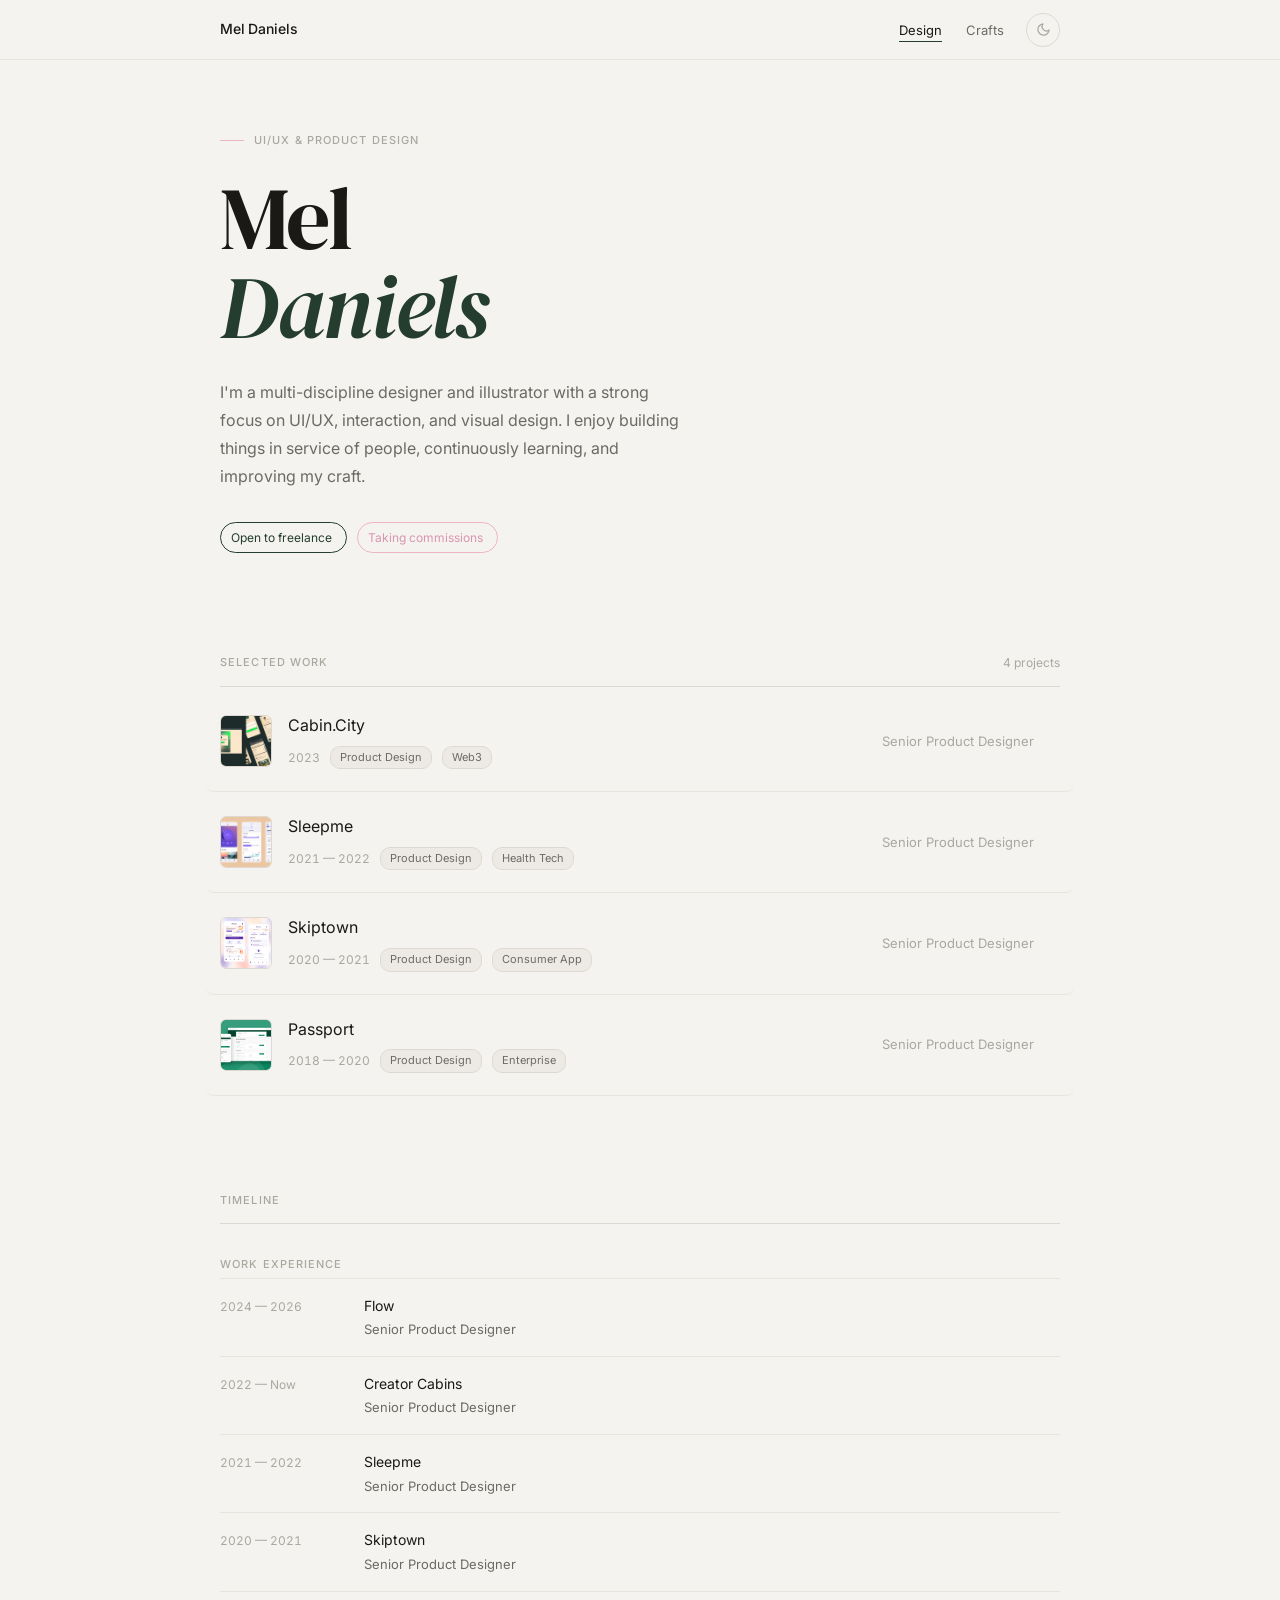
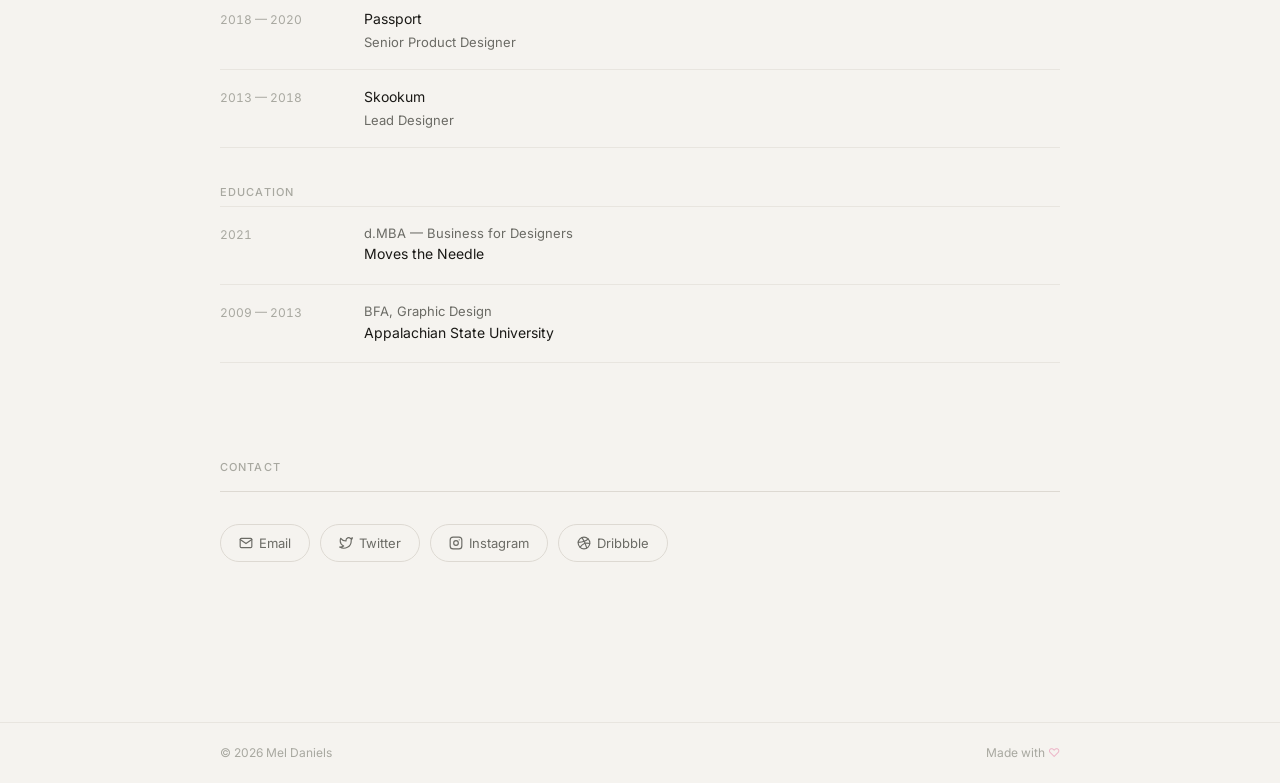
<file: index.html>
<!DOCTYPE html>
<html lang="en" data-theme="light">
<head>
  <meta charset="UTF-8">
  <meta name="viewport" content="width=device-width, initial-scale=1.0">
  <title>Mel Daniels — Product Designer</title>
  <meta name="description" content="Multi-discipline designer and illustrator with a strong focus on UI/UX, interaction, and visual design.">
  <link rel="preconnect" href="https://fonts.googleapis.com">
  <link rel="preconnect" href="https://fonts.gstatic.com" crossorigin>
  <link href="https://fonts.googleapis.com/css2?family=Inter:ital,opsz,wght@0,14..32,300;0,14..32,400;0,14..32,500;1,14..32,300&family=DM+Serif+Display:ital@0;1&display=swap" rel="stylesheet">
  <link rel="stylesheet" href="css/style.css">
  <script>
    // Prevent flash of wrong theme
    (function() {
      const t = localStorage.getItem('ms-theme') ||
        (window.matchMedia('(prefers-color-scheme: dark)').matches ? 'dark' : 'light');
      document.documentElement.setAttribute('data-theme', t);
    })();
  </script>
</head>
<body>

  <!-- ─── NAV ─── -->
  <nav class="nav">
    <div class="nav__inner">
      <a href="index.html" class="nav__logo">Mel Daniels</a>
      <div class="nav__right">
        <ul class="nav__links">
          <li><a href="index.html"   class="nav__link active">Design</a></li>
          <li><a href="crafts.html"  class="nav__link">Crafts</a></li>
        </ul>
        <button class="theme-toggle" aria-label="Toggle light/dark mode">
          <svg class="icon-moon" xmlns="http://www.w3.org/2000/svg" viewBox="0 0 24 24" fill="none"
               stroke="currentColor" stroke-width="2" stroke-linecap="round" stroke-linejoin="round">
            <path d="M21 12.79A9 9 0 1 1 11.21 3 7 7 0 0 0 21 12.79z"/>
          </svg>
          <svg class="icon-sun" xmlns="http://www.w3.org/2000/svg" viewBox="0 0 24 24" fill="none"
               stroke="currentColor" stroke-width="2" stroke-linecap="round" stroke-linejoin="round">
            <circle cx="12" cy="12" r="5"/>
            <line x1="12" y1="1"  x2="12" y2="3"/>
            <line x1="12" y1="21" x2="12" y2="23"/>
            <line x1="4.22" y1="4.22"   x2="5.64"  y2="5.64"/>
            <line x1="18.36" y1="18.36" x2="19.78" y2="19.78"/>
            <line x1="1"  y1="12" x2="3"  y2="12"/>
            <line x1="21" y1="12" x2="23" y2="12"/>
            <line x1="4.22"  y1="19.78" x2="5.64"  y2="18.36"/>
            <line x1="18.36" y1="5.64"  x2="19.78" y2="4.22"/>
          </svg>
        </button>
      </div>
    </div>
  </nav>

  <div class="page-wrapper">

    <main class="main">
      <div class="container">

        <!-- ─── HERO ─── -->
        <section class="hero">
          <p class="hero__eyebrow reveal">UI/UX &amp; Product Design</p>
          <h1 class="hero__name reveal reveal-d1">
            Mel<br><em>Daniels</em>
          </h1>
          <p class="hero__bio reveal reveal-d2">
            I'm a multi-discipline designer and illustrator with a strong focus on UI/UX,
            interaction, and visual design. I enjoy building things in service of people,
            continuously learning, and improving my craft.
          </p>
          <div class="hero__badges reveal reveal-d3">
            <span class="hero__badge hero__badge--green">Open to freelance</span>
            <span class="hero__badge hero__badge--pink">Taking commissions</span>
          </div>
        </section>

        <!-- ─── SELECTED WORK ─── -->
        <section class="work-section" id="work">
          <div class="section-header reveal">
            <span class="section-label">Selected Work</span>
            <span class="section-aux">4 projects</span>
          </div>

          <a href="work/cabin-city.html" class="work-item reveal reveal-d1">
            <img class="work-item__thumb" src="images/cabin/img-1.png" alt="Cabin.City">
            <div class="work-item__left">
              <span class="work-item__company">Cabin.City</span>
              <div class="work-item__meta">
                <span class="work-item__date">2023</span>
                <span class="work-item__tag">Product Design</span>
                <span class="work-item__tag">Web3</span>
              </div>
            </div>
            <div class="work-item__right">
              <span>Senior Product Designer</span>
              <svg class="work-item__arrow" width="16" height="16" viewBox="0 0 16 16" fill="none">
                <path d="M3 8h10M9 4l4 4-4 4" stroke="currentColor" stroke-width="1.5"
                      stroke-linecap="round" stroke-linejoin="round"/>
              </svg>
            </div>
          </a>

          <a href="work/sleepme.html" class="work-item reveal reveal-d2">
            <img class="work-item__thumb" src="images/sleepme/cover.png" alt="Sleepme">
            <div class="work-item__left">
              <span class="work-item__company">Sleepme</span>
              <div class="work-item__meta">
                <span class="work-item__date">2021 — 2022</span>
                <span class="work-item__tag">Product Design</span>
                <span class="work-item__tag">Health Tech</span>
              </div>
            </div>
            <div class="work-item__right">
              <span>Senior Product Designer</span>
              <svg class="work-item__arrow" width="16" height="16" viewBox="0 0 16 16" fill="none">
                <path d="M3 8h10M9 4l4 4-4 4" stroke="currentColor" stroke-width="1.5"
                      stroke-linecap="round" stroke-linejoin="round"/>
              </svg>
            </div>
          </a>

          <a href="work/skiptown.html" class="work-item reveal reveal-d3">
            <img class="work-item__thumb" src="images/skiptown/hero.webp" alt="Skiptown">
            <div class="work-item__left">
              <span class="work-item__company">Skiptown</span>
              <div class="work-item__meta">
                <span class="work-item__date">2020 — 2021</span>
                <span class="work-item__tag">Product Design</span>
                <span class="work-item__tag">Consumer App</span>
              </div>
            </div>
            <div class="work-item__right">
              <span>Senior Product Designer</span>
              <svg class="work-item__arrow" width="16" height="16" viewBox="0 0 16 16" fill="none">
                <path d="M3 8h10M9 4l4 4-4 4" stroke="currentColor" stroke-width="1.5"
                      stroke-linecap="round" stroke-linejoin="round"/>
              </svg>
            </div>
          </a>

          <a href="work/passport.html" class="work-item reveal reveal-d4">
            <img class="work-item__thumb" src="images/passport/hero.webp" alt="Passport">
            <div class="work-item__left">
              <span class="work-item__company">Passport</span>
              <div class="work-item__meta">
                <span class="work-item__date">2018 — 2020</span>
                <span class="work-item__tag">Product Design</span>
                <span class="work-item__tag">Enterprise</span>
              </div>
            </div>
            <div class="work-item__right">
              <span>Senior Product Designer</span>
              <svg class="work-item__arrow" width="16" height="16" viewBox="0 0 16 16" fill="none">
                <path d="M3 8h10M9 4l4 4-4 4" stroke="currentColor" stroke-width="1.5"
                      stroke-linecap="round" stroke-linejoin="round"/>
              </svg>
            </div>
          </a>
        </section>

        <!-- ─── TIMELINE ─── -->
        <section class="timeline-section" id="timeline">
          <div class="section-header reveal">
            <span class="section-label">Timeline</span>
          </div>

          <div class="timeline-group reveal reveal-d1">
            <p class="timeline-group-label">Work Experience</p>

            <div class="timeline-entry">
              <span class="timeline-date">2024 — 2026</span>
              <div class="timeline-content">
                <p class="timeline-company">Flow</p>
                <p class="timeline-role">Senior Product Designer</p>
              </div>
            </div>

            <div class="timeline-entry">
              <span class="timeline-date">2022 — Now</span>
              <div class="timeline-content">
                <p class="timeline-company">Creator Cabins</p>
                <p class="timeline-role">Senior Product Designer</p>
              </div>
            </div>

            <div class="timeline-entry">
              <span class="timeline-date">2021 — 2022</span>
              <div class="timeline-content">
                <p class="timeline-company">Sleepme</p>
                <p class="timeline-role">Senior Product Designer</p>
              </div>
            </div>

            <div class="timeline-entry">
              <span class="timeline-date">2020 — 2021</span>
              <div class="timeline-content">
                <p class="timeline-company">Skiptown</p>
                <p class="timeline-role">Senior Product Designer</p>
              </div>
            </div>

            <div class="timeline-entry">
              <span class="timeline-date">2018 — 2020</span>
              <div class="timeline-content">
                <p class="timeline-company">Passport</p>
                <p class="timeline-role">Senior Product Designer</p>
              </div>
            </div>

            <div class="timeline-entry">
              <span class="timeline-date">2013 — 2018</span>
              <div class="timeline-content">
                <p class="timeline-company">Skookum</p>
                <p class="timeline-role">Lead Designer</p>
              </div>
            </div>
          </div>

          <div class="timeline-group reveal reveal-d2">
            <p class="timeline-group-label">Education</p>

            <div class="timeline-entry">
              <span class="timeline-date">2021</span>
              <div class="timeline-content">
                <p class="timeline-role">d.MBA — Business for Designers</p>
                <p class="timeline-company">Moves the Needle</p>
              </div>
            </div>

            <div class="timeline-entry">
              <span class="timeline-date">2009 — 2013</span>
              <div class="timeline-content">
                <p class="timeline-role">BFA, Graphic Design</p>
                <p class="timeline-company">Appalachian State University</p>
              </div>
            </div>
          </div>
        </section>

        <!-- ─── CONTACT ─── -->
        <section class="contact-section" id="contact">
          <div class="section-header reveal">
            <span class="section-label">Contact</span>
          </div>
          <div class="contact-links reveal reveal-d1">
            <a href="mailto:melshields.art@gmail.com" class="contact-link">
              <svg width="14" height="14" viewBox="0 0 24 24" fill="none"
                   stroke="currentColor" stroke-width="2" stroke-linecap="round" stroke-linejoin="round">
                <path d="M4 4h16c1.1 0 2 .9 2 2v12c0 1.1-.9 2-2 2H4c-1.1 0-2-.9-2-2V6c0-1.1.9-2 2-2z"/>
                <polyline points="22,6 12,13 2,6"/>
              </svg>
              Email
            </a>
            <a href="https://twitter.com/mel_being" target="_blank" rel="noopener noreferrer" class="contact-link">
              <svg width="14" height="14" viewBox="0 0 24 24" fill="none"
                   stroke="currentColor" stroke-width="2" stroke-linecap="round" stroke-linejoin="round">
                <path d="M23 3a10.9 10.9 0 0 1-3.14 1.53 4.48 4.48 0 0 0-7.86 3v1A10.66 10.66 0 0 1 3 4s-4 9 5 13a11.64 11.64 0 0 1-7 2c9 5 20 0 20-11.5a4.5 4.5 0 0 0-.08-.83A7.72 7.72 0 0 0 23 3z"/>
              </svg>
              Twitter
            </a>
            <a href="https://www.instagram.com/heymeldaniels/" target="_blank" rel="noopener noreferrer" class="contact-link">
              <svg width="14" height="14" viewBox="0 0 24 24" fill="none"
                   stroke="currentColor" stroke-width="2" stroke-linecap="round" stroke-linejoin="round">
                <rect x="2" y="2" width="20" height="20" rx="5" ry="5"/>
                <circle cx="12" cy="12" r="4"/>
                <line x1="17.5" y1="6.5" x2="17.51" y2="6.5"/>
              </svg>
              Instagram
            </a>
            <a href="https://dribbble.com/melshields_art" target="_blank" rel="noopener noreferrer" class="contact-link">
              <svg width="14" height="14" viewBox="0 0 24 24" fill="none"
                   stroke="currentColor" stroke-width="2" stroke-linecap="round" stroke-linejoin="round">
                <circle cx="12" cy="12" r="10"/>
                <path d="M8.56 2.75c4.37 6.03 6.02 9.42 8.03 17.72m2.54-15.38c-3.72 4.35-8.94 5.66-16.88 5.85m19.5 1.9c-3.5-.93-6.63-.82-8.94 0-2.58.92-5.01 2.86-7.44 6.32"/>
              </svg>
              Dribbble
            </a>
          </div>
        </section>

      </div>
    </main>

    <footer class="footer">
      <div class="footer__inner">
        <span class="footer__copy">© 2026 Mel Daniels</span>
        <span class="footer__copy">Made with <span class="footer__pink">♡</span></span>
      </div>
    </footer>

  </div><!-- /page-wrapper -->

  <script src="js/main.js"></script>
</body>
</html>
</file>
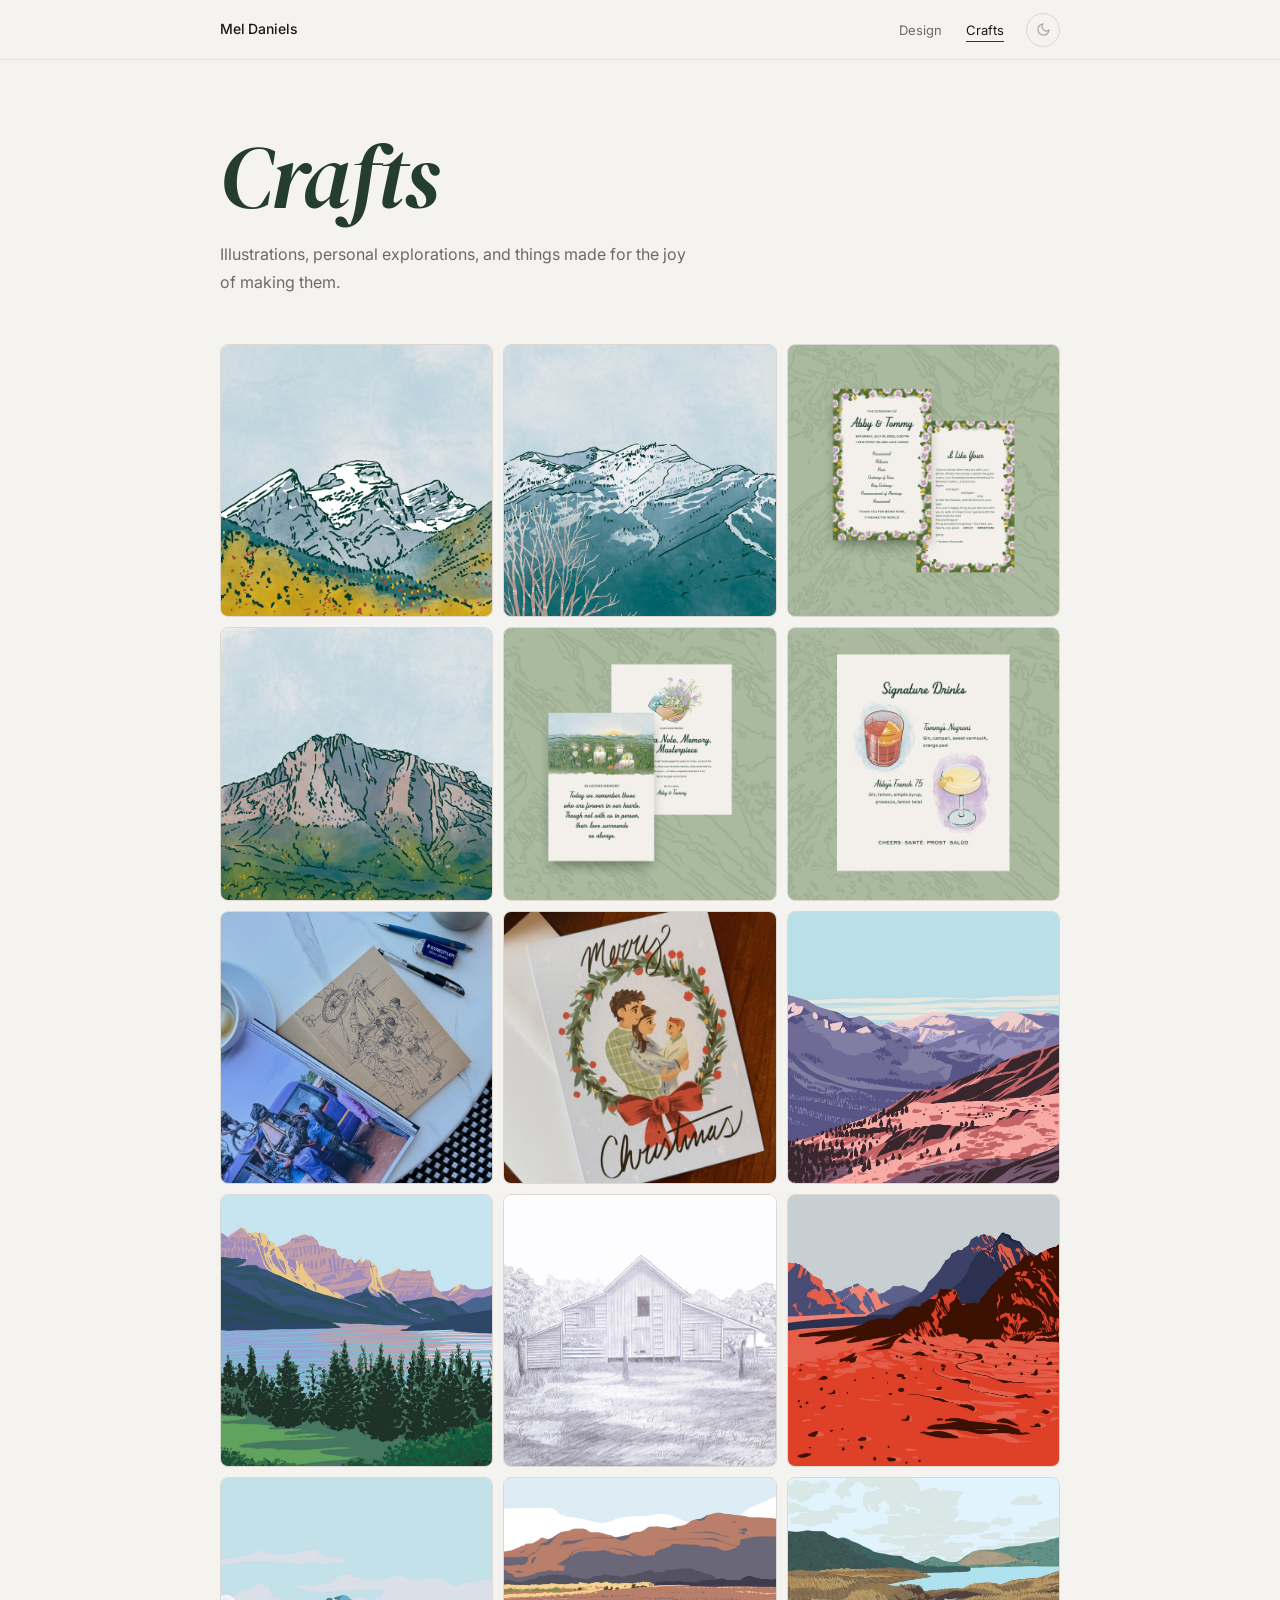
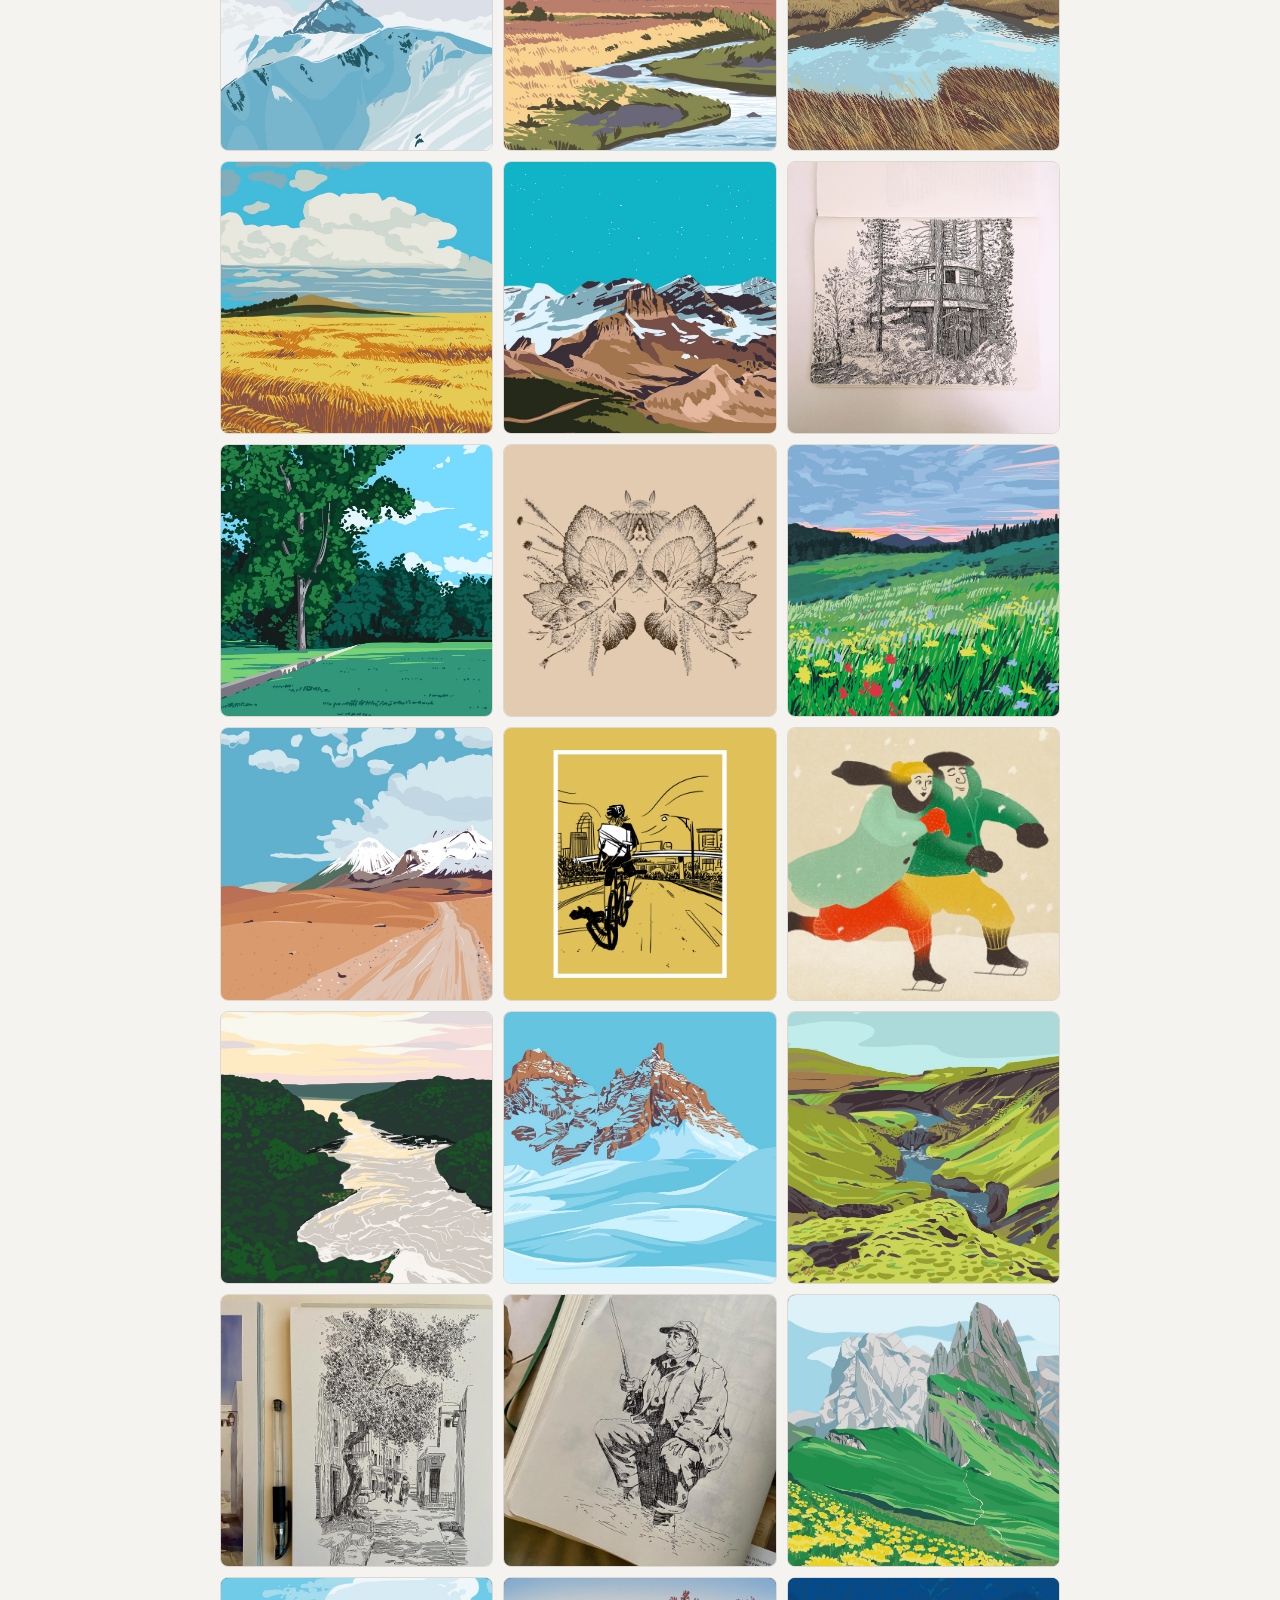
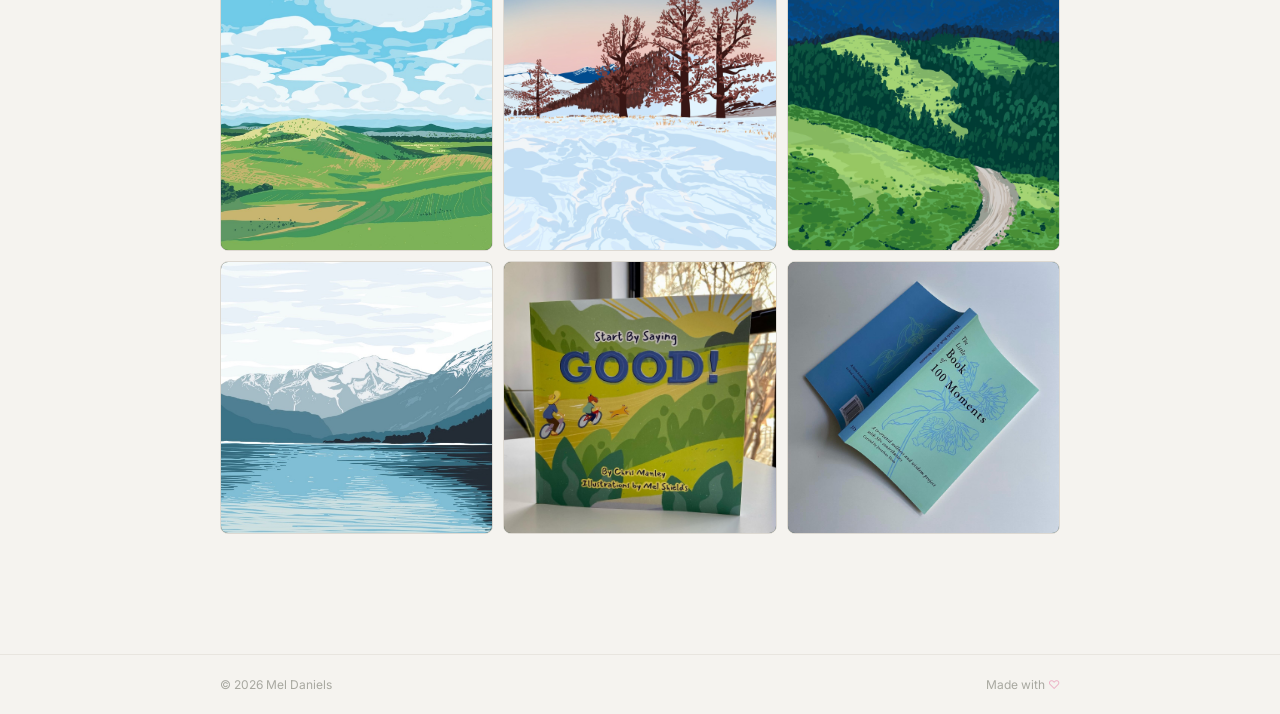
<file: crafts.html>
<!DOCTYPE html>
<html lang="en" data-theme="light">
<head>
  <meta charset="UTF-8">
  <meta name="viewport" content="width=device-width, initial-scale=1.0">
  <title>Crafts — Mel Daniels</title>
  <meta name="description" content="Illustrations, personal work, and creative explorations by Mel Daniels.">
  <link rel="preconnect" href="https://fonts.googleapis.com">
  <link rel="preconnect" href="https://fonts.gstatic.com" crossorigin>
  <link href="https://fonts.googleapis.com/css2?family=Inter:ital,opsz,wght@0,14..32,300;0,14..32,400;0,14..32,500;1,14..32,300&family=DM+Serif+Display:ital@0;1&display=swap" rel="stylesheet">
  <link rel="stylesheet" href="css/style.css">
  <script>
    (function() {
      const t = localStorage.getItem('ms-theme') ||
        (window.matchMedia('(prefers-color-scheme: dark)').matches ? 'dark' : 'light');
      document.documentElement.setAttribute('data-theme', t);
    })();
  </script>
</head>
<body>

  <!-- ─── NAV ─── -->
  <nav class="nav">
    <div class="nav__inner">
      <a href="index.html" class="nav__logo">Mel Daniels</a>
      <div class="nav__right">
        <ul class="nav__links">
          <li><a href="index.html"  class="nav__link">Design</a></li>
          <li><a href="crafts.html" class="nav__link active">Crafts</a></li>
        </ul>
        <button class="theme-toggle" aria-label="Toggle light/dark mode">
          <svg class="icon-moon" xmlns="http://www.w3.org/2000/svg" viewBox="0 0 24 24" fill="none"
               stroke="currentColor" stroke-width="2" stroke-linecap="round" stroke-linejoin="round">
            <path d="M21 12.79A9 9 0 1 1 11.21 3 7 7 0 0 0 21 12.79z"/>
          </svg>
          <svg class="icon-sun" xmlns="http://www.w3.org/2000/svg" viewBox="0 0 24 24" fill="none"
               stroke="currentColor" stroke-width="2" stroke-linecap="round" stroke-linejoin="round">
            <circle cx="12" cy="12" r="5"/>
            <line x1="12" y1="1"  x2="12" y2="3"/>
            <line x1="12" y1="21" x2="12" y2="23"/>
            <line x1="4.22" y1="4.22"   x2="5.64"  y2="5.64"/>
            <line x1="18.36" y1="18.36" x2="19.78" y2="19.78"/>
            <line x1="1"  y1="12" x2="3"  y2="12"/>
            <line x1="21" y1="12" x2="23" y2="12"/>
            <line x1="4.22"  y1="19.78" x2="5.64"  y2="18.36"/>
            <line x1="18.36" y1="5.64"  x2="19.78" y2="4.22"/>
          </svg>
        </button>
      </div>
    </div>
  </nav>

  <div class="page-wrapper">
    <main class="main">
      <div class="container">

        <h1 class="hero__name reveal" style="margin-bottom: 20px;">
          <em>Crafts</em>
        </h1>
        <p class="crafts-intro reveal reveal-d1">
          Illustrations, personal explorations, and things made for the joy of making them.
        </p>

        <!-- ─── GRID ─── -->
        <div class="crafts-grid reveal reveal-d2">

          <div class="craft-item" data-title="Craft 01" data-description="">
            <div class="craft-bg craft-bg--1">
              <img src="images/crafts/520867080_18053137955611953_8053957824775223609_n.jpg" alt="Craft 01" loading="lazy">
            </div>
          </div>

          <div class="craft-item" data-title="Craft 02" data-description="">
            <div class="craft-bg craft-bg--2">
              <img src="images/crafts/521960097_18053137961611953_5247647898385351827_n.jpg" alt="Craft 02" loading="lazy">
            </div>
          </div>

          <div class="craft-item" data-title="Craft 03" data-description="">
            <div class="craft-bg craft-bg--3">
              <img src="images/crafts/522388762_18053141216611953_164402262820561489_n.jpg" alt="Craft 03" loading="lazy">
            </div>
          </div>

          <div class="craft-item" data-title="Craft 04" data-description="">
            <div class="craft-bg craft-bg--4">
              <img src="images/crafts/522398010_18053137946611953_5678147558005629174_n.jpg" alt="Craft 04" loading="lazy">
            </div>
          </div>

          <div class="craft-item" data-title="Craft 05" data-description="">
            <div class="craft-bg craft-bg--5">
              <img src="images/crafts/522996786_18053141090611953_7104844111985097834_n.jpg" alt="Craft 05" loading="lazy">
            </div>
          </div>

          <div class="craft-item" data-title="Craft 06" data-description="">
            <div class="craft-bg craft-bg--6">
              <img src="images/crafts/523437644_18053141132611953_2875585775430355722_n.jpg" alt="Craft 06" loading="lazy">
            </div>
          </div>

          <div class="craft-item" data-title="Craft 07" data-description="">
            <div class="craft-bg craft-bg--7">
              <img src="images/crafts/534230569_18056141375611953_6938492491040342732_n.jpg" alt="Craft 07" loading="lazy">
            </div>
          </div>

          <div class="craft-item" data-title="Craft 08" data-description="">
            <div class="craft-bg craft-bg--8">
              <img src="images/crafts/588502506_18069256058611953_4183333720410748952_n.jpg" alt="Craft 08" loading="lazy">
            </div>
          </div>

          <div class="craft-item" data-title="Craft 09" data-description="">
            <div class="craft-bg craft-bg--9">
              <img src="images/crafts/618615583_18030843503784472_7557731201055896408_n.jpg" alt="Craft 09" loading="lazy">
            </div>
          </div>

          <div class="craft-item" data-title="Craft 10" data-description="">
            <div class="craft-bg craft-bg--1">
              <img src="images/crafts/619899762_18088020079868604_1813466457619935868_n.jpg" alt="Craft 10" loading="lazy">
            </div>
          </div>

          <div class="craft-item" data-title="Craft 11" data-description="">
            <div class="craft-bg craft-bg--2">
              <img src="images/crafts/620570858_18031332800773432_8889985883146325683_n.jpg" alt="Craft 11" loading="lazy">
            </div>
          </div>

          <div class="craft-item" data-title="Craft 12" data-description="">
            <div class="craft-bg craft-bg--3">
              <img src="images/crafts/620938405_18085651157467597_3174151408682212642_n.jpg" alt="Craft 12" loading="lazy">
            </div>
          </div>

          <div class="craft-item" data-title="Craft 13" data-description="">
            <div class="craft-bg craft-bg--4">
              <img src="images/crafts/621441707_18084755195328323_6351686662702874430_n.jpg" alt="Craft 13" loading="lazy">
            </div>
          </div>

          <div class="craft-item" data-title="Craft 14" data-description="">
            <div class="craft-bg craft-bg--5">
              <img src="images/crafts/621559717_18039013367737637_8306143978178471952_n.jpg" alt="Craft 14" loading="lazy">
            </div>
          </div>

          <div class="craft-item" data-title="Craft 15" data-description="">
            <div class="craft-bg craft-bg--6">
              <img src="images/crafts/621675987_18088197092108842_1884240729286447009_n.jpg" alt="Craft 15" loading="lazy">
            </div>
          </div>

          <div class="craft-item" data-title="Craft 16" data-description="">
            <div class="craft-bg craft-bg--7">
              <img src="images/crafts/621780938_18089090306012873_6967880353283178006_n.jpg" alt="Craft 16" loading="lazy">
            </div>
          </div>

          <div class="craft-item" data-title="Craft 17" data-description="">
            <div class="craft-bg craft-bg--8">
              <img src="images/crafts/622103919_18087631322036443_1922906096335353874_n.jpg" alt="Craft 17" loading="lazy">
            </div>
          </div>

          <div class="craft-item" data-title="Craft 18" data-description="">
            <div class="craft-bg craft-bg--9">
              <img src="images/crafts/622360858_18165450724401823_419857638364162438_n.jpg" alt="Craft 18" loading="lazy">
            </div>
          </div>

          <div class="craft-item" data-title="Craft 19" data-description="">
            <div class="craft-bg craft-bg--1">
              <img src="images/crafts/622434728_18097278757897636_8004245432060113101_n.jpg" alt="Craft 19" loading="lazy">
            </div>
          </div>

          <div class="craft-item" data-title="Craft 20" data-description="">
            <div class="craft-bg craft-bg--2">
              <img src="images/crafts/622941614_18077212547371924_1868172986759980504_n.jpg" alt="Craft 20" loading="lazy">
            </div>
          </div>

          <div class="craft-item" data-title="Craft 21" data-description="">
            <div class="craft-bg craft-bg--3">
              <img src="images/crafts/623311720_18066432281550171_1517058467085101774_n.jpg" alt="Craft 21" loading="lazy">
            </div>
          </div>

          <div class="craft-item" data-title="Craft 22" data-description="">
            <div class="craft-bg craft-bg--4">
              <img src="images/crafts/623437529_18104390017700231_5719089732016809158_n.jpg" alt="Craft 22" loading="lazy">
            </div>
          </div>

          <div class="craft-item" data-title="Craft 23" data-description="">
            <div class="craft-bg craft-bg--5">
              <img src="images/crafts/623550528_18132490636505983_380345174920411270_n.jpg" alt="Craft 23" loading="lazy">
            </div>
          </div>

          <div class="craft-item" data-title="Craft 24" data-description="">
            <div class="craft-bg craft-bg--6">
              <img src="images/crafts/624069269_17984410706946549_5658610915626949129_n.jpg" alt="Craft 24" loading="lazy">
            </div>
          </div>

          <div class="craft-item" data-title="Craft 25" data-description="">
            <div class="craft-bg craft-bg--7">
              <img src="images/crafts/624094315_18068575253196139_4441401644163417444_n.jpg" alt="Craft 25" loading="lazy">
            </div>
          </div>

          <div class="craft-item" data-title="Craft 26" data-description="">
            <div class="craft-bg craft-bg--8">
              <img src="images/crafts/624763554_18091169789072911_7576949055621212104_n.jpg" alt="Craft 26" loading="lazy">
            </div>
          </div>

          <div class="craft-item" data-title="Craft 27" data-description="">
            <div class="craft-bg craft-bg--9">
              <img src="images/crafts/625037426_18114260779552690_6176728111188421372_n.jpg" alt="Craft 27" loading="lazy">
            </div>
          </div>

          <div class="craft-item" data-title="Craft 28" data-description="">
            <div class="craft-bg craft-bg--1">
              <img src="images/crafts/625107753_18091597295285385_6507597595160189442_n.jpg" alt="Craft 28" loading="lazy">
            </div>
          </div>

          <div class="craft-item" data-title="Craft 29" data-description="">
            <div class="craft-bg craft-bg--2">
              <img src="images/crafts/626283558_18081792932184642_9158720482859933615_n.jpg" alt="Craft 29" loading="lazy">
            </div>
          </div>

          <div class="craft-item" data-title="Craft 30" data-description="">
            <div class="craft-bg craft-bg--3">
              <img src="images/crafts/627000869_18105001804698083_3373370733541676247_n.jpg" alt="Craft 30" loading="lazy">
            </div>
          </div>

          <div class="craft-item" data-title="Craft 31" data-description="">
            <div class="craft-bg craft-bg--4">
              <img src="images/crafts/628415187_18337978351212355_4213177371638399983_n.jpg" alt="Craft 31" loading="lazy">
            </div>
          </div>

          <div class="craft-item" data-title="Craft 32" data-description="">
            <div class="craft-bg craft-bg--5">
              <img src="images/crafts/633076232_18541630441064268_186676809502721065_n.jpg" alt="Craft 32" loading="lazy">
            </div>
          </div>

          <div class="craft-item" data-title="Craft 33" data-description="">
            <div class="craft-bg craft-bg--6">
              <img src="images/crafts/636543840_18575229064044973_913175556256539398_n.jpg" alt="Craft 33" loading="lazy">
            </div>
          </div>

          <div class="craft-item" data-title="Craft 34" data-description="">
            <div class="craft-bg craft-bg--7">
              <img src="images/crafts/638878723_18538114258071345_5298579887554884040_n.jpg" alt="Craft 34" loading="lazy">
            </div>
          </div>

          <div class="craft-item" data-title="Craft 35" data-description="">
            <div class="craft-bg craft-bg--8">
              <img src="images/crafts/655431031_18062035733349577_6678669443562821746_n.jpg" alt="Craft 35" loading="lazy">
            </div>
          </div>

          <div class="craft-item" data-title="Craft 36" data-description="">
            <div class="craft-bg craft-bg--9">
              <img src="images/crafts/655681452_18086197292598230_5970749622577334471_n.jpg" alt="Craft 36" loading="lazy">
            </div>
          </div>

        </div>
      </div>
    </main>

    <footer class="footer">
      <div class="footer__inner">
        <span class="footer__copy">© 2026 Mel Daniels</span>
        <span class="footer__copy">Made with <span class="footer__pink">♡</span></span>
      </div>
    </footer>
  </div>

  <!-- ─── GALLERY VIEW ─── -->
  <div class="gallery" id="gallery" role="dialog" aria-modal="true" aria-label="Craft gallery">
    <button class="gallery__close" aria-label="Close gallery">×</button>
    <div class="gallery__scroll" id="galleryScroll"></div>
  </div>

  <script src="js/main.js"></script>
</body>
</html>
</file>
<file: css/style.css>
/* =====================================================
   MEL DANIELS PORTFOLIO — STYLESHEET
   ===================================================== */

@import url('https://fonts.googleapis.com/css2?family=Inter:ital,opsz,wght@0,14..32,300;0,14..32,400;0,14..32,500;1,14..32,300&family=DM+Serif+Display:ital@0;1&display=swap');

/* ---------------------------------------------------
   CUSTOM PROPERTIES
   --------------------------------------------------- */
:root {
  /* Colors — Light */
  --bg:            #F5F3EF;
  --bg-secondary:  #EDEAE5;
  --bg-card:       #E8E5E0;
  --text:          #1A1916;
  --text-secondary:#6B6B65;
  --text-muted:    #A8A8A0;
  --border:        #DDD9D2;
  --border-subtle: #E8E5DF;

  /* Accent — Pine Green */
  --pine:          #243D2F;
  --pine-mid:      #2B4A38;
  --pine-light:    #3D6B50;

  /* Accent — Cherry Flower Pink */
  --pink:          #EDB4C7;
  --pink-dark:     #D895B0;

  /* Typography */
  --font-sans:     'Inter', -apple-system, BlinkMacSystemFont, sans-serif;
  --font-serif:    'DM Serif Display', Georgia, serif;

  /* Layout */
  --nav-h:         60px;
  --max-w:         840px;
  --pad:           32px;

  /* Motion */
  --ease:          cubic-bezier(0.4, 0, 0.2, 1);
  --fast:          180ms;
  --mid:           280ms;
  --slow:          420ms;
}

[data-theme="dark"] {
  --bg:            #131311;
  --bg-secondary:  #1C1C1A;
  --bg-card:       #242422;
  --text:          #E6E3DC;
  --text-secondary:#888880;
  --text-muted:    #52524C;
  --border:        #2C2C2A;
  --border-subtle: #222220;
  --pine:          #4A7A5E;
  --pine-mid:      #5A9070;
  --pine-light:    #6BA882;
  --pink:          #C88AA3;
  --pink-dark:     #B0708A;
}

/* ---------------------------------------------------
   RESET & BASE
   --------------------------------------------------- */
*, *::before, *::after {
  box-sizing: border-box;
  margin: 0;
  padding: 0;
}

html {
  scroll-behavior: smooth;
  -webkit-font-smoothing: antialiased;
  -moz-osx-font-smoothing: grayscale;
}

body {
  font-family: var(--font-sans);
  font-size: 15px;
  line-height: 1.6;
  color: var(--text);
  background: var(--bg);
  transition:
    background var(--slow) var(--ease),
    color var(--slow) var(--ease);
}

a {
  color: inherit;
  text-decoration: none;
}

img, video {
  display: block;
  max-width: 100%;
}

button {
  font-family: inherit;
}

/* ---------------------------------------------------
   PAGE REVEAL & SCROLL ANIMATIONS
   --------------------------------------------------- */
@keyframes pageFadeIn {
  from { opacity: 0; transform: translateY(12px); }
  to   { opacity: 1; transform: translateY(0); }
}

.page-wrapper {
  animation: pageFadeIn 0.5s var(--ease) both;
}

.reveal {
  opacity: 0;
  transform: translateY(22px);
  transition:
    opacity 0.65s var(--ease),
    transform 0.65s var(--ease);
}
.reveal.visible {
  opacity: 1;
  transform: translateY(0);
}
.reveal-d1 { transition-delay: 0.08s; }
.reveal-d2 { transition-delay: 0.16s; }
.reveal-d3 { transition-delay: 0.24s; }
.reveal-d4 { transition-delay: 0.32s; }
.reveal-d5 { transition-delay: 0.40s; }

/* ---------------------------------------------------
   NAVIGATION
   --------------------------------------------------- */
.nav {
  position: fixed;
  inset: 0 0 auto 0;
  z-index: 100;
  height: var(--nav-h);
  display: flex;
  align-items: center;
  padding: 0 var(--pad);
  background: var(--bg);
  border-bottom: 1px solid var(--border-subtle);
  transition:
    background var(--slow) var(--ease),
    border-color var(--slow) var(--ease);
}

.nav__inner {
  width: 100%;
  max-width: var(--max-w);
  margin: 0 auto;
  display: flex;
  align-items: center;
  justify-content: space-between;
}

/* Logo */
.nav__logo {
  font-size: 14px;
  font-weight: 500;
  letter-spacing: -0.01em;
  color: var(--text);
  position: relative;
  display: inline-block;
  transition: color var(--fast) var(--ease);
}
.nav__logo::after {
  content: '';
  position: absolute;
  bottom: -1px;
  left: 0;
  width: 0;
  height: 1px;
  background: var(--pine);
  transition: width var(--mid) var(--ease);
}
.nav__logo:hover::after { width: 100%; }
.nav__logo:hover { color: var(--pine); }

/* Links */
.nav__right {
  display: flex;
  align-items: center;
  gap: 6px;
}

.nav__links {
  display: flex;
  align-items: center;
  gap: 4px;
  list-style: none;
}

.nav__link {
  font-size: 13px;
  font-weight: 400;
  color: var(--text-secondary);
  padding: 6px 10px;
  border-radius: 6px;
  transition:
    color var(--fast) var(--ease),
    background var(--fast) var(--ease);
  position: relative;
}
.nav__link::after {
  content: '';
  position: absolute;
  bottom: 2px;
  left: 10px;
  right: 10px;
  height: 1px;
  background: var(--pine);
  transform: scaleX(0);
  transform-origin: left;
  transition: transform var(--mid) var(--ease);
}
.nav__link:hover {
  color: var(--text);
}
.nav__link:hover::after,
.nav__link.active::after {
  transform: scaleX(1);
}
.nav__link.active {
  color: var(--text);
}

/* Theme toggle */
.theme-toggle {
  width: 34px;
  height: 34px;
  border-radius: 50%;
  border: 1px solid var(--border);
  background: transparent;
  cursor: pointer;
  display: flex;
  align-items: center;
  justify-content: center;
  color: var(--text-muted);
  margin-left: 6px;
  transition:
    background var(--fast) var(--ease),
    color var(--fast) var(--ease),
    border-color var(--fast) var(--ease),
    transform var(--mid) var(--ease);
}
.theme-toggle:hover {
  background: var(--bg-secondary);
  color: var(--text);
  border-color: var(--border);
  transform: rotate(12deg);
}
.theme-toggle svg {
  width: 15px;
  height: 15px;
}
.icon-sun  { display: none; }
.icon-moon { display: block; }
[data-theme="dark"] .icon-sun  { display: block; }
[data-theme="dark"] .icon-moon { display: none; }

/* ---------------------------------------------------
   LAYOUT
   --------------------------------------------------- */
.main {
  padding-top: calc(var(--nav-h) + 72px);
  padding-bottom: 120px;
  padding-left: var(--pad);
  padding-right: var(--pad);
}

.container {
  max-width: var(--max-w);
  margin: 0 auto;
}

/* ---------------------------------------------------
   HERO — HOME
   --------------------------------------------------- */
.hero {
  margin-bottom: 100px;
}

.hero__eyebrow {
  font-size: 11px;
  font-weight: 500;
  letter-spacing: 0.1em;
  text-transform: uppercase;
  color: var(--text-muted);
  margin-bottom: 24px;
  display: flex;
  align-items: center;
  gap: 10px;
}
.hero__eyebrow::before {
  content: '';
  display: inline-block;
  width: 24px;
  height: 1px;
  background: var(--pink);
  flex-shrink: 0;
}

.hero__name {
  font-family: var(--font-serif);
  font-size: clamp(52px, 8vw, 88px);
  font-weight: 400;
  line-height: 1.0;
  letter-spacing: -0.02em;
  color: var(--text);
  margin-bottom: 28px;
}
.hero__name em {
  font-style: italic;
  color: var(--pine);
}

.hero__bio {
  font-size: 16px;
  line-height: 1.75;
  color: var(--text-secondary);
  max-width: 460px;
  margin-bottom: 32px;
}

.hero__status {
  display: inline-flex;
  align-items: center;
  gap: 8px;
  font-size: 12px;
  color: var(--text-muted);
  padding: 6px 14px 6px 10px;
  border: 1px solid var(--border);
  border-radius: 20px;
  text-decoration: none;
  transition:
    border-color var(--fast) var(--ease),
    color var(--fast) var(--ease),
    background var(--fast) var(--ease);
}
.hero__status:hover {
  border-color: var(--pine);
  color: var(--pine);
  background: rgba(36, 61, 47, 0.04);
}
[data-theme="dark"] .hero__status:hover {
  background: rgba(74, 122, 94, 0.08);
}

.status-dot {
  width: 6px;
  height: 6px;
  border-radius: 50%;
  background: var(--pink);
  flex-shrink: 0;
  animation: blink 2.4s ease-in-out infinite;
}
@keyframes blink {
  0%, 100% { opacity: 1; }
  50%       { opacity: 0.35; }
}

/* ---------------------------------------------------
   SECTION HEADER
   --------------------------------------------------- */
.section-header {
  display: flex;
  align-items: center;
  justify-content: space-between;
  margin-bottom: 4px;
  padding-bottom: 14px;
  border-bottom: 1px solid var(--border);
}

.section-label {
  font-size: 11px;
  font-weight: 500;
  letter-spacing: 0.1em;
  text-transform: uppercase;
  color: var(--text-muted);
}

.section-aux {
  font-size: 12px;
  color: var(--text-muted);
}

/* ---------------------------------------------------
   WORK LIST
   --------------------------------------------------- */
.work-section {
  margin-bottom: 96px;
}

.work-item {
  display: grid;
  grid-template-columns: 52px 1fr auto;
  align-items: center;
  gap: 16px;
  padding: 22px 14px;
  margin: 0 -14px;
  border-radius: 8px;
  border-bottom: 1px solid var(--border-subtle);
  text-decoration: none;
  color: inherit;
  transition:
    background var(--fast) var(--ease);
  position: relative;
}
.work-item::before {
  content: '';
  position: absolute;
  left: 0;
  top: 12px;
  bottom: 12px;
  width: 2px;
  border-radius: 2px;
  background: var(--pink);
  transform: scaleY(0);
  transform-origin: center;
  transition: transform var(--mid) var(--ease);
}
.work-item:hover {
  background: var(--bg-secondary);
}
.work-item:hover::before {
  transform: scaleY(1);
}

.work-item__left {
  display: flex;
  flex-direction: column;
  gap: 7px;
}

.work-item__company {
  font-size: 16px;
  font-weight: 400;
  color: var(--text);
  transition: color var(--fast) var(--ease);
  display: inline-flex;
  align-items: center;
  gap: 7px;
}
.work-item:hover .work-item__company {
  color: var(--pine);
}
.work-item__lock {
  color: var(--text-muted);
  flex-shrink: 0;
  position: relative;
  top: 1px;
  transition: color var(--fast) var(--ease);
}
.work-item:hover .work-item__lock {
  color: var(--pine);
}

.work-item__meta {
  display: flex;
  align-items: center;
  gap: 10px;
  flex-wrap: wrap;
}

.work-item__date {
  font-size: 12px;
  color: var(--text-muted);
  font-variant-numeric: tabular-nums;
}

.work-item__tag {
  font-size: 11px;
  padding: 2px 9px;
  border-radius: 10px;
  background: var(--bg-secondary);
  color: var(--text-secondary);
  border: 1px solid var(--border);
  transition:
    background var(--fast) var(--ease),
    color var(--fast) var(--ease),
    border-color var(--fast) var(--ease);
}
.work-item:hover .work-item__tag {
  background: var(--pine);
  color: white;
  border-color: var(--pine);
}

.work-item__right {
  display: flex;
  align-items: center;
  gap: 10px;
  color: var(--text-muted);
  font-size: 13px;
  white-space: nowrap;
}

.work-item__arrow {
  opacity: 0;
  transform: translateX(-6px);
  transition:
    opacity var(--mid) var(--ease),
    transform var(--mid) var(--ease);
  color: var(--pine);
}
.work-item:hover .work-item__arrow {
  opacity: 1;
  transform: translateX(0);
}

/* ---------------------------------------------------
   ABOUT SECTION — HOME
   --------------------------------------------------- */
.about-section {
  margin-bottom: 96px;
}

.about-grid {
  display: grid;
  grid-template-columns: 1fr 1fr;
  gap: 48px;
  padding-top: 32px;
}

.about-text {
  font-size: 15px;
  line-height: 1.8;
  color: var(--text-secondary);
}
.about-text p + p { margin-top: 18px; }

.about-details {}

.detail-row {
  display: flex;
  justify-content: space-between;
  align-items: baseline;
  padding: 11px 0;
  border-bottom: 1px solid var(--border-subtle);
  font-size: 13px;
}
.detail-row:first-child { padding-top: 0; }

.detail-label { color: var(--text-muted); }
.detail-value {
  color: var(--text);
  text-align: right;
}

/* ---------------------------------------------------
   CONTACT SECTION
   --------------------------------------------------- */
.contact-section {
  margin-bottom: 40px;
}

.contact-links {
  display: flex;
  flex-wrap: wrap;
  gap: 10px;
  padding-top: 28px;
}

.contact-link {
  display: inline-flex;
  align-items: center;
  gap: 6px;
  font-size: 13px;
  color: var(--text-secondary);
  padding: 8px 18px;
  border: 1px solid var(--border);
  border-radius: 24px;
  text-decoration: none;
  transition:
    color var(--fast) var(--ease),
    border-color var(--fast) var(--ease),
    background var(--fast) var(--ease);
}
.contact-link:hover {
  color: var(--pine);
  border-color: var(--pine);
  background: rgba(36, 61, 47, 0.04);
}
[data-theme="dark"] .contact-link:hover {
  background: rgba(74, 122, 94, 0.08);
}
.contact-link svg { flex-shrink: 0; }

/* ---------------------------------------------------
   FOOTER
   --------------------------------------------------- */
.footer {
  padding: 20px var(--pad);
  border-top: 1px solid var(--border-subtle);
  transition: border-color var(--slow) var(--ease);
}

.footer__inner {
  max-width: var(--max-w);
  margin: 0 auto;
  display: flex;
  align-items: center;
  justify-content: space-between;
}

.footer__copy {
  font-size: 12px;
  color: var(--text-muted);
}
.footer__pink { color: var(--pink); }

/* ---------------------------------------------------
   RESUME PAGE
   --------------------------------------------------- */
.page-title-row {
  display: flex;
  align-items: center;
  justify-content: space-between;
  margin-bottom: 40px;
}

.page-title {
  font-family: var(--font-serif);
  font-size: clamp(32px, 5vw, 48px);
  font-weight: 400;
  color: var(--text);
  line-height: 1.1;
}

.btn {
  display: inline-flex;
  align-items: center;
  gap: 7px;
  font-size: 13px;
  font-weight: 500;
  padding: 9px 20px;
  border-radius: 24px;
  border: 1px solid var(--border);
  background: transparent;
  color: var(--text);
  cursor: pointer;
  text-decoration: none;
  transition:
    color var(--fast) var(--ease),
    border-color var(--fast) var(--ease),
    background var(--fast) var(--ease);
  white-space: nowrap;
}
.btn:hover {
  background: var(--pine);
  color: white;
  border-color: var(--pine);
}
.btn--primary {
  background: var(--pine);
  color: white;
  border-color: var(--pine);
}
.btn--primary:hover {
  background: var(--pine-light);
  border-color: var(--pine-light);
}

.resume-frame {
  border: 1px solid var(--border);
  border-radius: 12px;
  overflow: hidden;
  background: var(--bg-secondary);
  transition: border-color var(--slow) var(--ease);
}
.resume-frame iframe {
  display: block;
  width: 100%;
  height: 82vh;
  min-height: 600px;
  border: none;
}

.resume-fallback {
  display: none;
  padding: 48px 32px;
  text-align: center;
  color: var(--text-secondary);
  font-size: 14px;
}

/* ---------------------------------------------------
   CASE STUDY — SHARED
   --------------------------------------------------- */
.back-link {
  display: inline-flex;
  align-items: center;
  gap: 6px;
  font-size: 13px;
  color: var(--text-muted);
  text-decoration: none;
  margin-bottom: 52px;
  transition:
    color var(--fast) var(--ease),
    gap var(--fast) var(--ease);
}
.back-link svg {
  transition: transform var(--mid) var(--ease);
  flex-shrink: 0;
}
.back-link:hover {
  color: var(--pine);
  gap: 10px;
}
.back-link:hover svg {
  transform: translateX(-4px);
}

/* Case study header */
.cs-header {
  margin-bottom: 60px;
}

.cs-eyebrow {
  font-size: 11px;
  font-weight: 500;
  letter-spacing: 0.1em;
  text-transform: uppercase;
  color: var(--pink);
  margin-bottom: 16px;
}

.cs-title {
  font-family: var(--font-serif);
  font-size: clamp(36px, 6vw, 68px);
  font-weight: 400;
  line-height: 1.05;
  letter-spacing: -0.02em;
  color: var(--text);
  margin-bottom: 36px;
}
.cs-title em {
  font-style: italic;
  color: var(--pine);
}

.cs-meta {
  display: flex;
  flex-wrap: wrap;
  gap: 0;
  border-top: 1px solid var(--border);
  border-bottom: 1px solid var(--border);
  padding: 20px 0;
}

.cs-meta-item {
  padding: 0 28px;
  border-right: 1px solid var(--border);
}
.cs-meta-item:first-child { padding-left: 0; }
.cs-meta-item:last-child  { border-right: none; }

.cs-meta-label {
  font-size: 10px;
  font-weight: 500;
  letter-spacing: 0.1em;
  text-transform: uppercase;
  color: var(--text-muted);
  display: block;
  margin-bottom: 4px;
}
.cs-meta-value {
  font-size: 14px;
  color: var(--text);
}

/* Hero image placeholder */
.cs-hero-img {
  border-radius: 12px;
  overflow: hidden;
  margin-bottom: 80px;
  border: 1px solid var(--border);
}
.cs-placeholder {
  width: 100%;
  aspect-ratio: 16/9;
  display: flex;
  align-items: center;
  justify-content: center;
  font-size: 12px;
  font-weight: 500;
  letter-spacing: 0.08em;
  text-transform: uppercase;
  color: rgba(255,255,255,0.5);
}

/* Case study sections */
.cs-section {
  margin-bottom: 72px;
}

.cs-section-label {
  font-size: 11px;
  font-weight: 500;
  letter-spacing: 0.1em;
  text-transform: uppercase;
  color: var(--text-muted);
  margin-bottom: 18px;
  padding-bottom: 14px;
  border-bottom: 1px solid var(--border);
}

.cs-section-title {
  font-family: var(--font-serif);
  font-size: clamp(24px, 3.5vw, 32px);
  font-weight: 400;
  color: var(--text);
  line-height: 1.25;
  margin-bottom: 18px;
}

.cs-body {
  font-size: 16px;
  line-height: 1.8;
  color: var(--text-secondary);
  max-width: 620px;
}
.cs-body p + p { margin-top: 20px; }

/* Image placeholder (mid-page) */
.cs-img-block {
  width: 100%;
  border-radius: 10px;
  overflow: hidden;
  border: 1px solid var(--border);
  margin-top: 32px;
}
.cs-img-placeholder {
  width: 100%;
  aspect-ratio: 4/3;
  display: flex;
  align-items: center;
  justify-content: center;
  font-size: 12px;
  font-weight: 500;
  letter-spacing: 0.08em;
  text-transform: uppercase;
  color: rgba(255,255,255,0.4);
}

/* Process grid */
.process-grid {
  display: grid;
  grid-template-columns: repeat(3, 1fr);
  gap: 14px;
  margin-top: 28px;
}

.process-card {
  padding: 22px 20px;
  border: 1px solid var(--border);
  border-radius: 10px;
  background: var(--bg-secondary);
  transition:
    border-color var(--fast) var(--ease),
    transform var(--mid) var(--ease);
}
.process-card:hover {
  border-color: var(--pine);
  transform: translateY(-3px);
}

.process-card__num {
  font-size: 11px;
  font-weight: 500;
  color: var(--pink);
  margin-bottom: 8px;
  letter-spacing: 0.05em;
}
.process-card__title {
  font-size: 14px;
  font-weight: 500;
  color: var(--text);
  margin-bottom: 8px;
}
.process-card__desc {
  font-size: 13px;
  color: var(--text-secondary);
  line-height: 1.6;
}

/* Outcomes */
.outcomes-grid {
  display: grid;
  grid-template-columns: repeat(3, 1fr);
  gap: 16px;
  margin-top: 28px;
}

.outcome-card {
  padding: 28px 20px;
  border: 1px solid var(--border);
  border-radius: 10px;
  text-align: center;
  transition:
    border-color var(--fast) var(--ease),
    background var(--fast) var(--ease),
    transform var(--mid) var(--ease);
}
.outcome-card:hover {
  border-color: var(--pink);
  background: rgba(237, 180, 199, 0.06);
  transform: translateY(-2px);
}
[data-theme="dark"] .outcome-card:hover {
  background: rgba(200, 138, 163, 0.08);
}

.outcome-card__stat {
  font-family: var(--font-serif);
  font-size: 44px;
  font-weight: 400;
  color: var(--pine);
  line-height: 1;
  margin-bottom: 10px;
}
.outcome-card__label {
  font-size: 13px;
  color: var(--text-secondary);
  line-height: 1.5;
}

/* Project prev/next nav */
.proj-nav {
  display: grid;
  grid-template-columns: 1fr 1fr;
  gap: 14px;
  margin-top: 80px;
  padding-top: 48px;
  border-top: 1px solid var(--border);
}

.proj-nav-link {
  display: flex;
  flex-direction: column;
  gap: 5px;
  padding: 20px;
  border: 1px solid var(--border);
  border-radius: 10px;
  text-decoration: none;
  color: inherit;
  transition:
    border-color var(--fast) var(--ease),
    background var(--fast) var(--ease);
}
.proj-nav-link:hover {
  border-color: var(--pine);
  background: rgba(36, 61, 47, 0.03);
}
[data-theme="dark"] .proj-nav-link:hover {
  background: rgba(74, 122, 94, 0.07);
}
.proj-nav-link--next { text-align: right; }
.proj-nav-link--empty { opacity: 0; pointer-events: none; }

.proj-nav-label {
  font-size: 11px;
  font-weight: 500;
  letter-spacing: 0.08em;
  text-transform: uppercase;
  color: var(--text-muted);
}
.proj-nav-name {
  font-size: 15px;
  color: var(--text);
}

/* ---------------------------------------------------
   WORK ITEM THUMBNAIL
   --------------------------------------------------- */
.work-item__thumb {
  width: 52px;
  height: 52px;
  border-radius: 6px;
  object-fit: cover;
  border: 1px solid var(--border);
  display: block;
  flex-shrink: 0;
  transition: opacity var(--fast) var(--ease);
}
.work-item:hover .work-item__thumb {
  opacity: 0.85;
}

/* ---------------------------------------------------
   HERO BADGES
   --------------------------------------------------- */
.hero__badges {
  display: flex;
  flex-wrap: wrap;
  gap: 10px;
  margin-top: 28px;
}

.hero__badge {
  display: inline-flex;
  align-items: center;
  gap: 7px;
  font-size: 12px;
  padding: 5px 14px 5px 10px;
  border: 1px solid var(--border);
  border-radius: 20px;
  text-decoration: none;
  transition:
    color var(--fast) var(--ease),
    border-color var(--fast) var(--ease),
    background var(--fast) var(--ease);
}

.hero__badge--green {
  color: var(--pine);
  border-color: var(--pine);
}
.hero__badge--green:hover {
  background: rgba(36, 61, 47, 0.06);
}
[data-theme="dark"] .hero__badge--green:hover {
  background: rgba(74, 122, 94, 0.1);
}

.hero__badge--pink {
  color: var(--pink-dark);
  border-color: var(--pink);
}
.hero__badge--pink:hover {
  background: rgba(237, 180, 199, 0.08);
}

.hero__badge .status-dot {
  flex-shrink: 0;
}

/* ---------------------------------------------------
   TIMELINE SECTION
   --------------------------------------------------- */
.timeline-section {
  margin-bottom: 96px;
}

.timeline-group {
  padding-top: 28px;
  margin-bottom: 8px;
}

.timeline-group-label {
  font-size: 11px;
  font-weight: 500;
  letter-spacing: 0.1em;
  text-transform: uppercase;
  color: var(--text-muted);
  margin-bottom: 4px;
}

.timeline-entry {
  display: grid;
  grid-template-columns: 116px 1fr;
  gap: 0 28px;
  padding: 16px 0;
  border-bottom: 1px solid var(--border-subtle);
  transition: background var(--fast) var(--ease);
}
.timeline-entry:first-of-type { border-top: 1px solid var(--border-subtle); }

.timeline-date {
  font-size: 12px;
  color: var(--text-muted);
  font-variant-numeric: tabular-nums;
  padding-top: 2px;
  flex-shrink: 0;
  white-space: nowrap;
}

.timeline-content {}

.timeline-role {
  font-size: 13px;
  color: var(--text-secondary);
}

.timeline-company {
  font-size: 14px;
  font-weight: 400;
  color: var(--text);
  margin-bottom: 2px;
}

/* ---------------------------------------------------
   CRAFTS PAGE — GRID
   --------------------------------------------------- */
.crafts-intro {
  max-width: 480px;
  font-size: 16px;
  line-height: 1.75;
  color: var(--text-secondary);
  margin-bottom: 48px;
}

.crafts-grid {
  display: grid;
  grid-template-columns: repeat(3, 1fr);
  gap: 10px;
}

.craft-item {
  aspect-ratio: 1;
  border-radius: 8px;
  overflow: hidden;
  cursor: pointer;
  position: relative;
  border: 1px solid var(--border);
  transition: transform var(--mid) var(--ease), box-shadow var(--mid) var(--ease);
}
.craft-item:hover {
  transform: scale(1.02);
  box-shadow: 0 8px 32px rgba(0,0,0,0.12);
  z-index: 1;
}

/* Placeholder tree backgrounds */
.craft-bg {
  width: 100%;
  height: 100%;
  display: flex;
  align-items: center;
  justify-content: center;
}
.craft-bg svg { width: 100%; height: 100%; display: block; }
.craft-bg img { width: 100%; height: 100%; object-fit: cover; display: block; }

.craft-bg--1 { background: #1E3228; }
.craft-bg--2 { background: #243D2F; }
.craft-bg--3 { background: #2B4A38; }
.craft-bg--4 { background: #1A2C22; }
.craft-bg--5 { background: #203529; }
.craft-bg--6 { background: #284030; }
.craft-bg--7 { background: #1C2F24; }
.craft-bg--8 { background: #253B2C; }
.craft-bg--9 { background: #2A4535; }

/* Hover overlay */
.craft-item__overlay {
  position: absolute;
  inset: 0;
  background: linear-gradient(to top, rgba(0,0,0,0.55) 0%, rgba(0,0,0,0) 55%);
  opacity: 0;
  transition: opacity var(--mid) var(--ease);
  display: flex;
  align-items: flex-end;
  padding: 14px;
  pointer-events: none;
}
.craft-item:hover .craft-item__overlay {
  opacity: 1;
}
.craft-item__label {
  font-size: 12px;
  font-weight: 400;
  color: rgba(255,255,255,0.85);
  letter-spacing: 0.02em;
}

/* ---------------------------------------------------
   CRAFTS GALLERY VIEW (scrollable full-screen)
   --------------------------------------------------- */
.gallery {
  position: fixed;
  inset: 0;
  z-index: 400;
  background: rgba(10, 10, 9, 0.96);
  opacity: 0;
  pointer-events: none;
  transition: opacity var(--mid) var(--ease);
  overflow: hidden;
  backdrop-filter: blur(4px);
  -webkit-backdrop-filter: blur(4px);
}
.gallery.open {
  opacity: 1;
  pointer-events: all;
}

.gallery__close {
  position: absolute;
  top: 20px;
  left: 20px;
  width: 40px;
  height: 40px;
  border-radius: 50%;
  border: 1px solid rgba(255,255,255,0.22);
  background: rgba(0,0,0,0.45);
  color: rgba(255,255,255,0.88);
  font-size: 22px;
  line-height: 1;
  cursor: pointer;
  display: flex;
  align-items: center;
  justify-content: center;
  z-index: 10;
  backdrop-filter: blur(6px);
  -webkit-backdrop-filter: blur(6px);
  transition: all var(--fast) var(--ease);
}
.gallery__close:hover {
  background: rgba(255,255,255,0.12);
  color: white;
}

.gallery__scroll {
  width: 100%;
  height: 100%;
  overflow-y: auto;
  overflow-x: hidden;
  -webkit-overflow-scrolling: touch;
  display: flex;
  flex-direction: column;
  align-items: center;
  gap: 24px;
  padding: 72px 20px 80px;
}

.gallery__scroll > * {
  max-width: 900px;
  width: 100%;
}

.gallery__img {
  width: 100%;
  height: auto;
  max-height: 88vh;
  object-fit: contain;
  border-radius: 10px;
  display: block;
  box-shadow: 0 24px 60px rgba(0,0,0,0.4);
}

/* ---------------------------------------------------
   IMAGE LIGHTBOX (case study pages)
   --------------------------------------------------- */
.img-lightbox {
  position: fixed;
  inset: 0;
  z-index: 1000;
  background: rgba(10, 10, 9, 0.92);
  backdrop-filter: blur(6px);
  -webkit-backdrop-filter: blur(6px);
  display: flex;
  align-items: center;
  justify-content: center;
  padding: 24px;
  opacity: 0;
  pointer-events: none;
  transition: opacity var(--mid) var(--ease);
}
.img-lightbox.open {
  opacity: 1;
  pointer-events: all;
}

.img-lightbox__close {
  position: absolute;
  top: 20px;
  right: 20px;
  width: 36px;
  height: 36px;
  border-radius: 50%;
  border: 1px solid rgba(255,255,255,0.2);
  background: rgba(255,255,255,0.06);
  color: rgba(255,255,255,0.7);
  font-size: 18px;
  line-height: 1;
  cursor: pointer;
  display: flex;
  align-items: center;
  justify-content: center;
  transition: all var(--fast) var(--ease);
}
.img-lightbox__close:hover {
  background: rgba(255,255,255,0.12);
  color: white;
}

.img-lightbox__img {
  max-width: 100%;
  max-height: 90vh;
  border-radius: 6px;
  object-fit: contain;
  box-shadow: 0 32px 80px rgba(0,0,0,0.5);
  transform: scale(0.97);
  transition: transform var(--mid) var(--ease);
}
.img-lightbox.open .img-lightbox__img {
  transform: scale(1);
}

/* Make case study images feel clickable */
.cs-hero-img img,
.cs-img-grid img {
  cursor: zoom-in;
}

/* ---------------------------------------------------
   CASE STUDY — REAL IMAGES
   --------------------------------------------------- */

/* Hero image — natural aspect ratio, no cropping */
.cs-hero-img img {
  width: 100%;
  display: block;
  height: auto;
  max-height: none;
  object-fit: unset;
}

/* Image grids */
.cs-img-grid {
  display: grid;
  gap: 10px;
  margin-top: 28px;
  margin-bottom: 56px;
}
.cs-img-grid--2 { grid-template-columns: 1fr 1fr; }
.cs-img-grid--3 { grid-template-columns: repeat(3, 1fr); }

.cs-img-grid img {
  width: 100%;
  height: auto;
  object-fit: unset;
  border-radius: 8px;
  border: 1px solid var(--border);
  display: block;
  transition:
    transform var(--mid) var(--ease),
    box-shadow var(--mid) var(--ease);
}
.cs-img-grid img:hover {
  transform: scale(1.015);
  box-shadow: 0 8px 28px rgba(0,0,0,0.1);
  position: relative;
  z-index: 1;
}

/* Span a cell across full width */
.cs-img-grid .wide {
  grid-column: 1 / -1;
  height: auto;
}

/* Natural-size GIF / tall image */
.cs-img-grid .natural {
  height: auto;
  max-height: 480px;
  object-fit: contain;
  background: var(--bg-secondary);
}

/* Single full-width image block */
.cs-img-single {
  margin-top: 28px;
  margin-bottom: 56px;
  border-radius: 10px;
  overflow: hidden;
  border: 1px solid var(--border);
}
.cs-img-single img {
  width: 100%;
  display: block;
  max-height: 540px;
  object-fit: cover;
  transition: transform var(--slow) var(--ease);
}
.cs-img-single:hover img {
  transform: scale(1.01);
}

/* ---------------------------------------------------
   RESPONSIVE
   --------------------------------------------------- */
@media (max-width: 680px) {
  :root {
    --pad: 20px;
  }

  .about-grid {
    grid-template-columns: 1fr;
    gap: 36px;
  }

  .process-grid,
  .outcomes-grid {
    grid-template-columns: 1fr;
  }

  .cs-img-grid--2,
  .cs-img-grid--3 {
    grid-template-columns: 1fr;
  }

  .crafts-grid {
    grid-template-columns: repeat(2, 1fr);
  }

  .timeline-entry {
    grid-template-columns: 90px 1fr;
    gap: 0 16px;
  }

  .cs-meta {
    flex-direction: column;
    gap: 16px;
    border: none;
    padding: 0;
  }
  .cs-meta-item {
    padding: 0;
    border: none;
  }

  .proj-nav {
    grid-template-columns: 1fr;
  }

  .page-title-row {
    flex-direction: column;
    align-items: flex-start;
    gap: 20px;
  }

  .nav__links {
    gap: 0;
  }
  .nav__link {
    padding: 6px 8px;
  }
}
</file>
